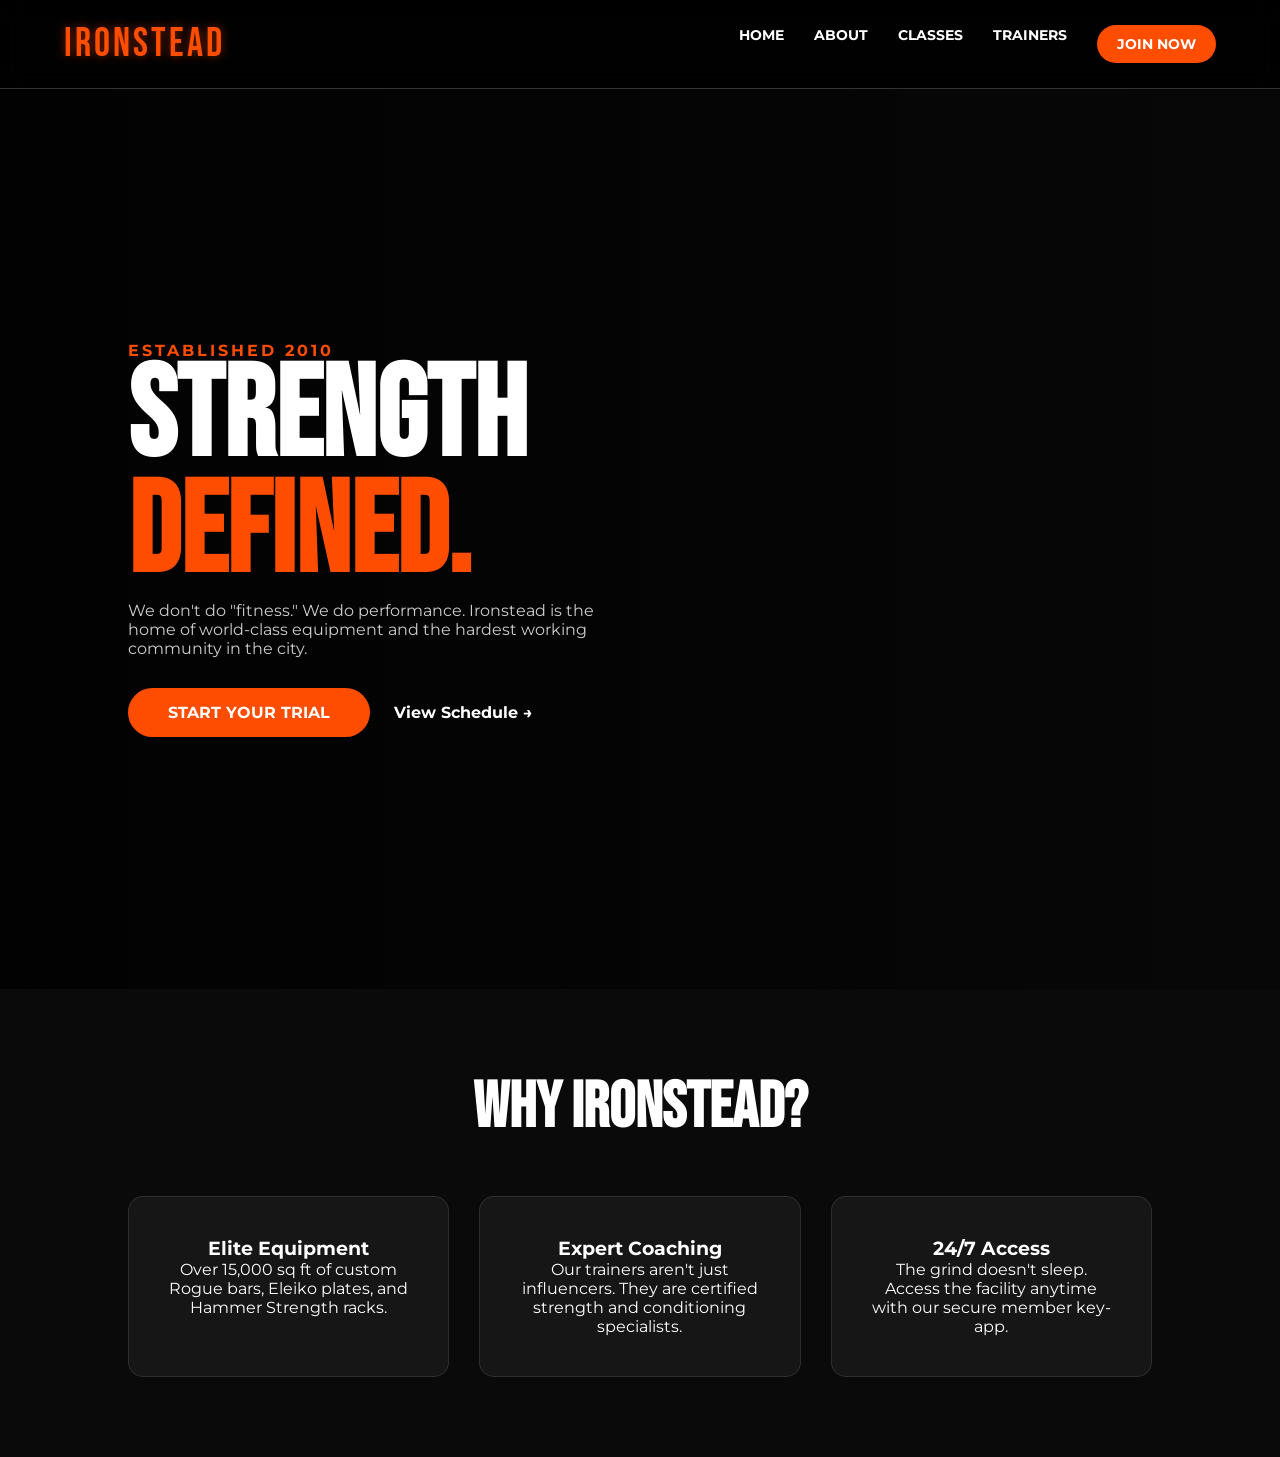
<file: index.html>
<!DOCTYPE html>
<html lang="en">
<head>
    <meta charset="UTF-8">
    <meta name="viewport" content="width=device-width, initial-scale=1.0">
    <title>Ironstead Gym | Elite Strength</title>
    <link rel="stylesheet" href="style.css">
</head>
<body>

    <nav>
        <div class="logo">IRONSTEAD</div>
        <ul>
            <li><a href="index.html">Home</a></li>
            <li><a href="about.html">About</a></li>
            <li><a href="classes.html">Classes</a></li>
            <li><a href="trainers.html">Trainers</a></li>
            <li><a href="contact.html" class="btn" style="padding: 10px 20px;">Join Now</a></li>
        </ul>
    </nav>

    <header class="hero">
        <p style="color: var(--primary); font-weight: bold; letter-spacing: 3px;">ESTABLISHED 2010</p>
        <h1>STRENGTH<br><span>DEFINED.</span></h1>
        <p style="max-width: 500px; margin-bottom: 30px; opacity: 0.8;">We don't do "fitness." We do performance. Ironstead is the home of world-class equipment and the hardest working community in the city.</p>
        <div>
            <a href="contact.html" class="btn">Start Your Trial</a>
            <a href="classes.html" style="color: white; margin-left: 20px; text-decoration: none; font-weight: bold;">View Schedule →</a>
        </div>
    </header>

    <section class="container">
        <h2 class="section-title">Why Ironstead?</h2>
        <div class="grid">
            <div class="card">
                <h3>Elite Equipment</h3>
                <p>Over 15,000 sq ft of custom Rogue bars, Eleiko plates, and Hammer Strength racks.</p>
            </div>
            <div class="card">
                <h3>Expert Coaching</h3>
                <p>Our trainers aren't just influencers. They are certified strength and conditioning specialists.</p>
            </div>
            <div class="card">
                <h3>24/7 Access</h3>
                <p>The grind doesn't sleep. Access the facility anytime with our secure member key-app.</p>
            </div>
        </div>
    </section>

</body>
</html>
</file>
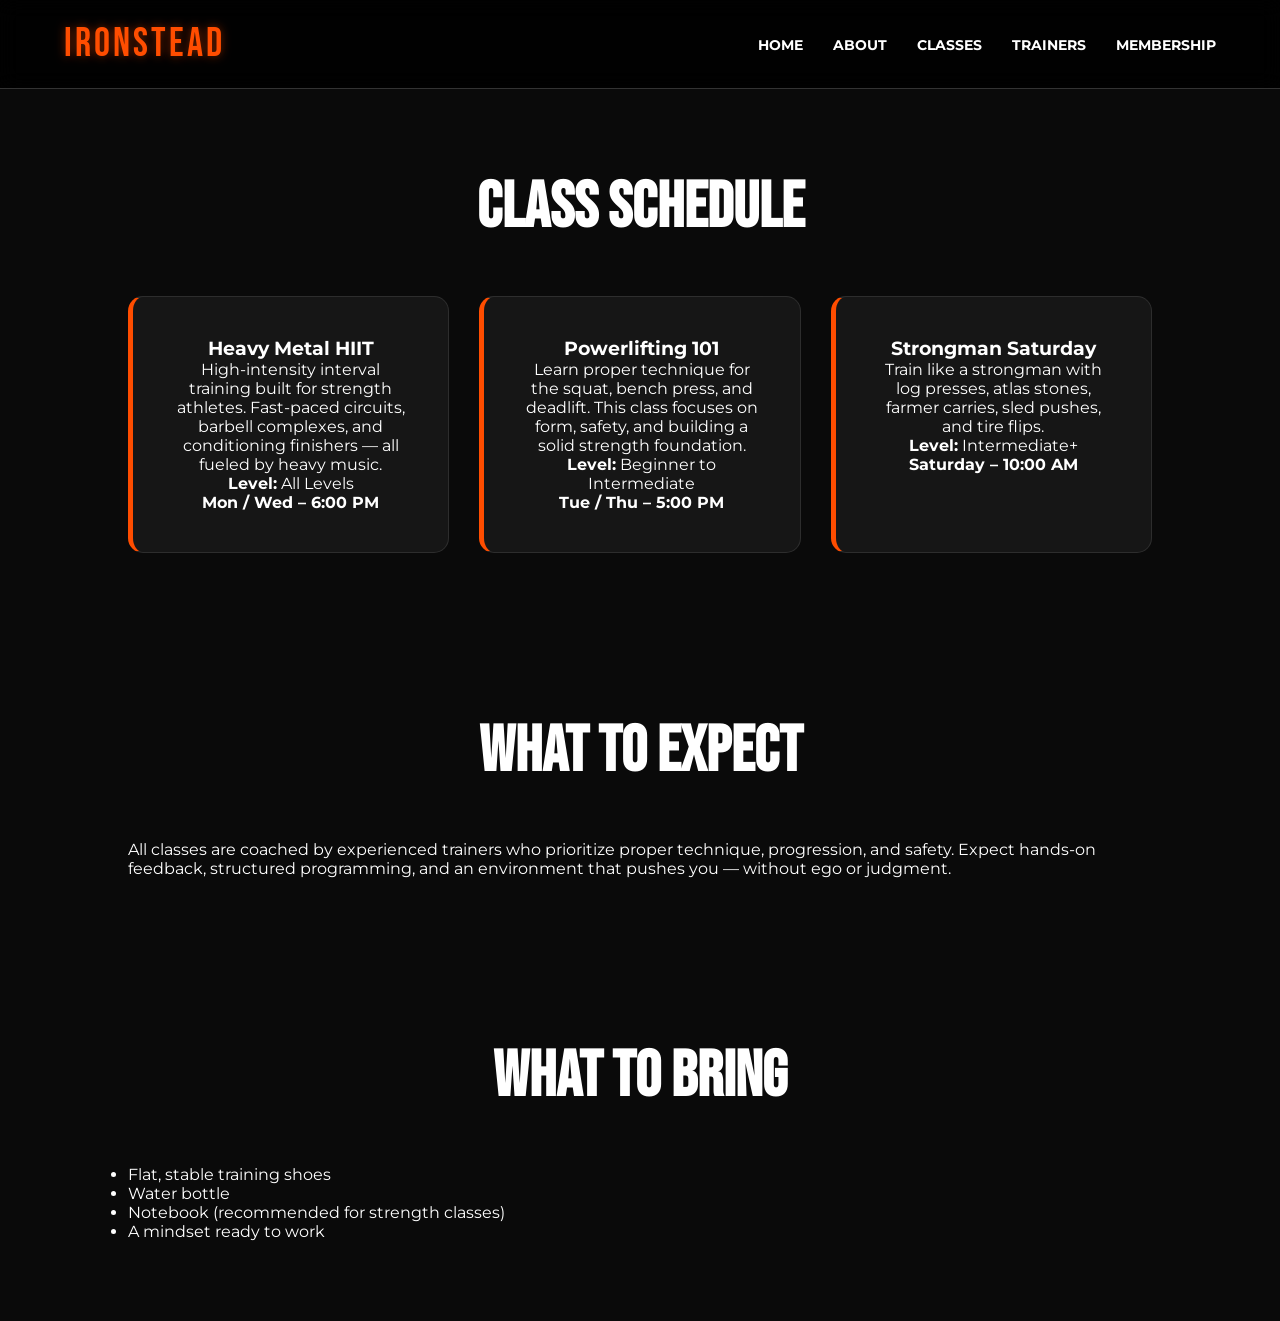
<file: classes.html>
<!DOCTYPE html>
<html lang="en">
<head>
  <title>Classes | Ironstead</title>
  <link rel="stylesheet" href="style.css">
</head>
<body>

<nav>
  <div class="logo">IRONSTEAD</div>
  <ul>
    <li><a href="index.html">Home</a></li>
    <li><a href="about.html">About</a></li>
    <li><a href="classes.html">Classes</a></li>
    <li><a href="trainers.html">Trainers</a></li>
    <li><a href="contact.html">Membership</a></li>
  </ul>
</nav>

<section class="container">
  <h2 class="section-title">Class <span>Schedule</span></h2>

  <div class="grid">

    <div class="card" style="border-left: 5px solid var(--primary);">
      <h3>Heavy Metal HIIT</h3>
      <p>
        High-intensity interval training built for strength athletes. Fast-paced circuits,
        barbell complexes, and conditioning finishers — all fueled by heavy music.
      </p>
      <p><strong>Level:</strong> All Levels</p>
      <p><strong>Mon / Wed – 6:00 PM</strong></p>
    </div>

    <div class="card" style="border-left: 5px solid var(--primary);">
      <h3>Powerlifting 101</h3>
      <p>
        Learn proper technique for the squat, bench press, and deadlift. This class focuses
        on form, safety, and building a solid strength foundation.
      </p>
      <p><strong>Level:</strong> Beginner to Intermediate</p>
      <p><strong>Tue / Thu – 5:00 PM</strong></p>
    </div>

    <div class="card" style="border-left: 5px solid var(--primary);">
      <h3>Strongman Saturday</h3>
      <p>
        Train like a strongman with log presses, atlas stones, farmer carries,
        sled pushes, and tire flips.
      </p>
      <p><strong>Level:</strong> Intermediate+</p>
      <p><strong>Saturday – 10:00 AM</strong></p>
    </div>

  </div>
</section>

<section class="container">
  <h2 class="section-title">What to <span>Expect</span></h2>
  <p>
    All classes are coached by experienced trainers who prioritize proper technique,
    progression, and safety. Expect hands-on feedback, structured programming,
    and an environment that pushes you — without ego or judgment.
  </p>
</section>

<section class="container">
  <h2 class="section-title">What to <span>Bring</span></h2>
  <ul>
    <li>Flat, stable training shoes</li>
    <li>Water bottle</li>
    <li>Notebook (recommended for strength classes)</li>
    <li>A mindset ready to work</li>
  </ul>
</section>

</body>
</html>
</file>
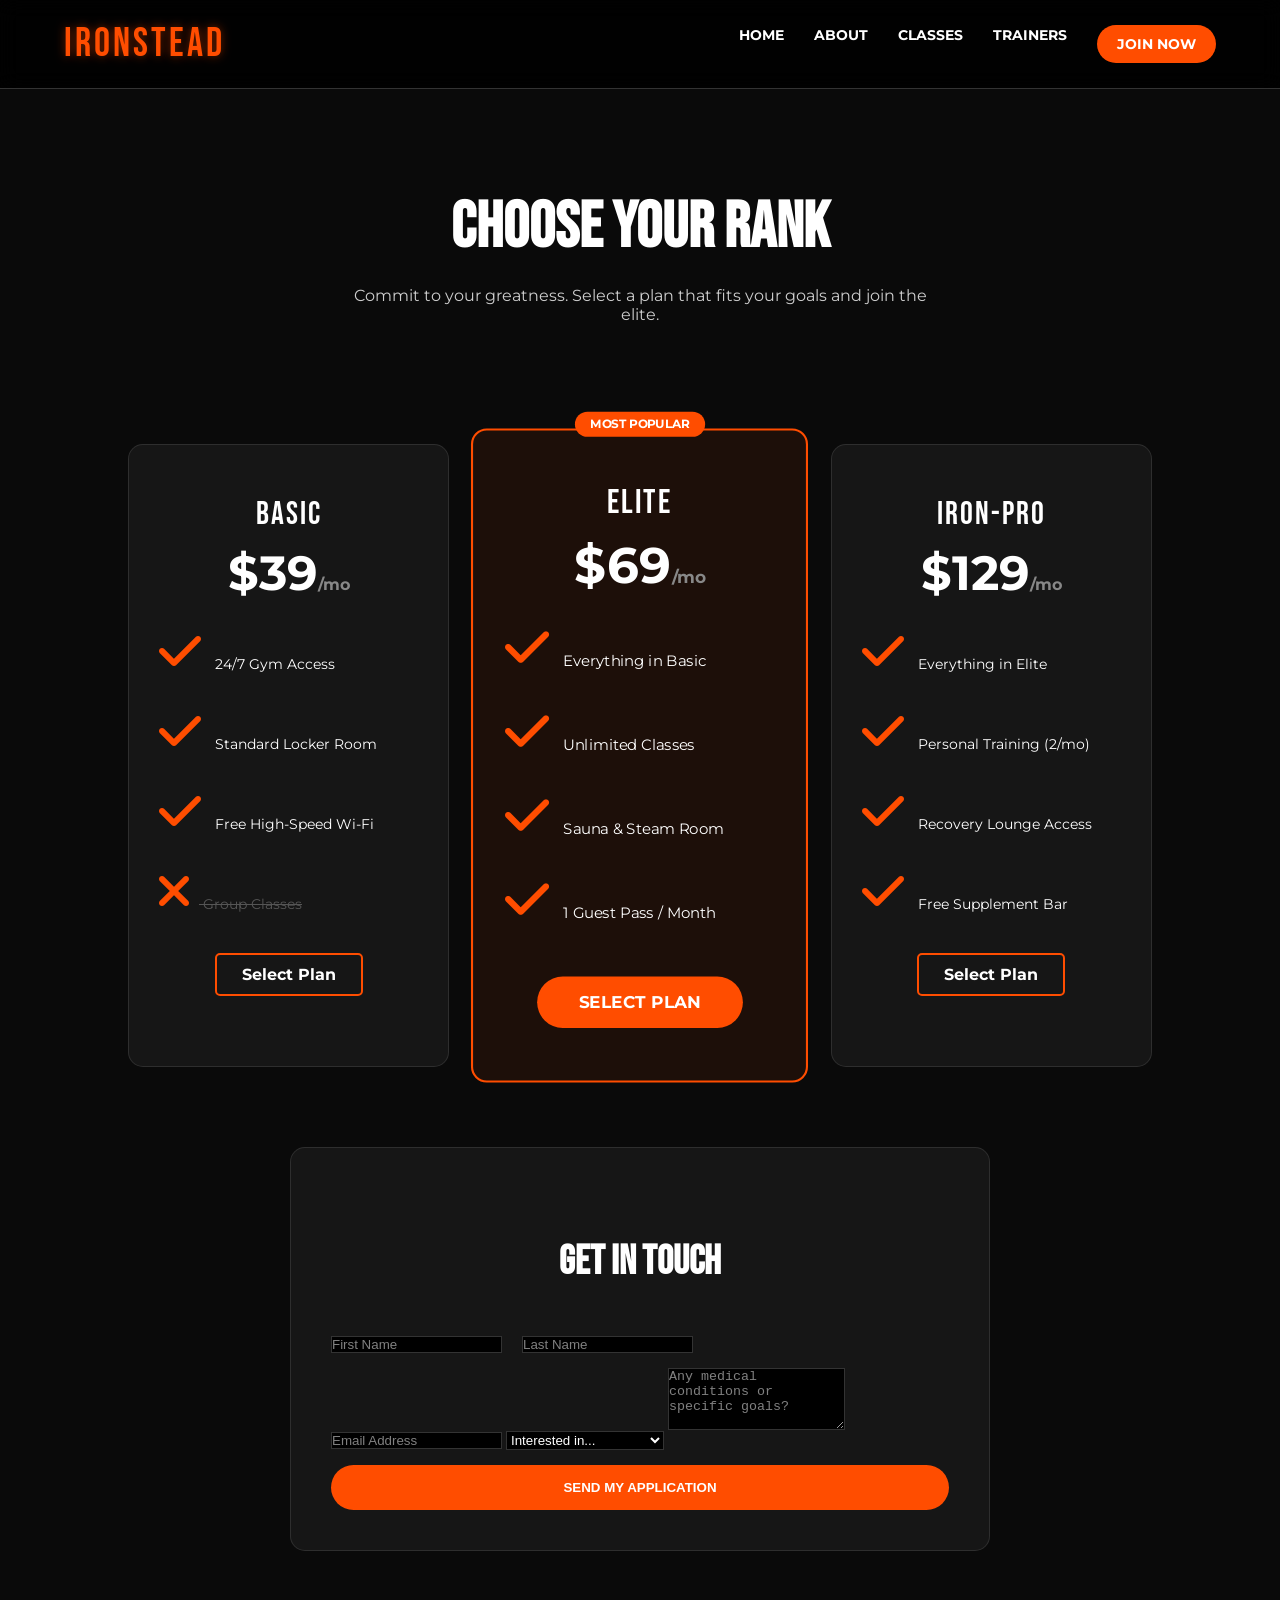
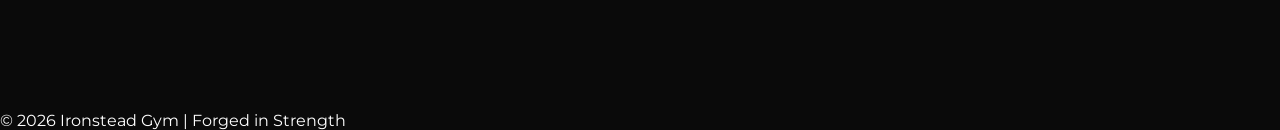
<file: contact.html>
<!DOCTYPE html>
<html lang="en">
<head>
    <meta charset="UTF-8">
    <meta name="viewport" content="width=device-width, initial-scale=1.0">
    <title>Membership | Ironstead Gym</title>
    <link rel="stylesheet" href="style.css">
    <link rel="stylesheet" href="https://cdnjs.cloudflare.com/ajax/libs/font-awesome/6.0.0/css/all.min.css">
    <style>
        .pro-form input,
        .pro-form select,
        .pro-form textarea {
            color: #ffffff !important;
        }

        .pro-form input::placeholder,
        .pro-form textarea::placeholder {
            color: rgba(255, 255, 255, 0.5) !important;
        }

        .pro-form select option {
            color: #111111;
            background-color: #222222;
        }

        .pricing-card.featured {
            overflow: visible !important;
            position: relative;
        }

        .pricing-card.featured .badge {
            position: absolute;
            top: -18px;
            left: 50%;
            transform: translateX(-50%);
            white-space: nowrap;
        }

        #thankYouModal {
            display: none;
            position: fixed;
            top: 50%;
            left: 50%;
            transform: translate(-50%, -50%);
            background: #1a1a1a;
            border: 1px solid #c8a96e;
            border-radius: 10px;
            padding: 40px;
            max-width: 420px;
            width: 90%;
            text-align: center;
            z-index: 9999;
            color: #ffffff;
        }
    </style>
</head>
<body>

    <nav>
        <div class="logo">IRONSTEAD</div>
        <ul>
            <li><a href="index.html">Home</a></li>
            <li><a href="about.html">About</a></li>
            <li><a href="classes.html">Classes</a></li>
            <li><a href="trainers.html">Trainers</a></li>
            <li><a href="contact.html" class="btn" style="padding: 10px 20px;">Join Now</a></li>
        </ul>
    </nav>

    <header class="membership-hero">
        <h2 class="section-title">CHOOSE YOUR <span>RANK</span></h2>
        <p style="text-align:center; max-width: 600px; margin: -30px auto 40px auto; opacity: 0.8;">
            Commit to your greatness. Select a plan that fits your goals and join the elite.
        </p>
    </header>

    <section class="container">
        <div class="grid">
            <div class="card pricing-card">
                <div class="plan-name">BASIC</div>
                <div class="price">$39<span>/mo</span></div>
                <ul class="features">
                    <li><i class="fas fa-check"></i> 24/7 Gym Access</li>
                    <li><i class="fas fa-check"></i> Standard Locker Room</li>
                    <li><i class="fas fa-check"></i> Free High-Speed Wi-Fi</li>
                    <li class="disabled"><i class="fas fa-times"></i> Group Classes</li>
                </ul>
                <a href="#join-form" class="btn-outline" onclick="selectPlan('Basic Membership')">Select Plan</a>
            </div>

            <div class="card pricing-card featured">
                <div class="badge">MOST POPULAR</div>
                <div class="plan-name">ELITE</div>
                <div class="price">$69<span>/mo</span></div>
                <ul class="features">
                    <li><i class="fas fa-check"></i> Everything in Basic</li>
                    <li><i class="fas fa-check"></i> Unlimited Classes</li>
                    <li><i class="fas fa-check"></i> Sauna & Steam Room</li>
                    <li><i class="fas fa-check"></i> 1 Guest Pass / Month</li>
                </ul>
                <a href="#join-form" class="btn" onclick="selectPlan('Elite Membership')">Select Plan</a>
            </div>

            <div class="card pricing-card">
                <div class="plan-name">IRON-PRO</div>
                <div class="price">$129<span>/mo</span></div>
                <ul class="features">
                    <li><i class="fas fa-check"></i> Everything in Elite</li>
                    <li><i class="fas fa-check"></i> Personal Training (2/mo)</li>
                    <li><i class="fas fa-check"></i> Recovery Lounge Access</li>
                    <li><i class="fas fa-check"></i> Free Supplement Bar</li>
                </ul>
                <a href="#join-form" class="btn-outline" onclick="selectPlan('Iron-Pro Membership')">Select Plan</a>
            </div>
        </div>

        <div id="join-form" class="form-container">
            <h2 class="section-title" style="font-size: 2.5rem; margin-top: 50px;">GET IN <span>TOUCH</span></h2>
            <form class="pro-form">
                <div style="display: flex; gap: 20px;">
                    <input type="text" placeholder="First Name" required>
                    <input type="text" placeholder="Last Name" required>
                </div>
                <input type="email" placeholder="Email Address" required>
                <select>
                    <option value="" disabled selected>Interested in...</option>
                    <option>Basic Membership</option>
                    <option>Elite Membership</option>
                    <option>Iron-Pro Membership</option>
                    <option>Personal Training Only</option>
                </select>
                <textarea rows="4" placeholder="Any medical conditions or specific goals?"></textarea>
                <button type="submit" class="btn" style="width: 100%;">SEND MY APPLICATION</button>
            </form>
        </div>
    </section>

    <footer>&copy; 2026 Ironstead Gym | Forged in Strength</footer>

    <div id="thankYouModal">
        <h3>Thank You for Your Application!</h3>
        <p>We have received your application and will be in touch shortly with details on secure payment to activate your membership.</p>
        <br>
        <button class="btn" onclick="document.getElementById('thankYouModal').style.display = 'none'">Close</button>
    </div>

    <script>
        function selectPlan(planName) {
            const select = document.querySelector('.pro-form select');
            for (let i = 0; i < select.options.length; i++) {
                if (select.options[i].text === planName) {
                    select.selectedIndex = i;
                }
            }
        }

        document.querySelector('.pro-form').addEventListener('submit', function(e) {
            e.preventDefault();
            document.getElementById('thankYouModal').style.display = 'block';
        });
    </script>

</body>
</html>
</file>
<file: style.css>
@import url('https://fonts.googleapis.com/css2?family=Bebas+Neue&family=Montserrat:wght@300;400;700&display=swap');

:root {
    --primary: #ff4d00; 
    --dark-bg: #0a0a0a;
    --card-bg: rgba(255, 255, 255, 0.05);
    --text-glow: 0 0 10px rgba(255, 77, 0, 0.5);
}

* { box-sizing: border-box; margin: 0; padding: 0; }

body {
    font-family: 'Montserrat', sans-serif;
    background-color: var(--dark-bg);
    color: #fff;
    overflow-x: hidden;
}

/* Navigation Overhaul */
nav {
    background: rgba(0, 0, 0, 0.9);
    padding: 20px 5%;
    display: flex;
    justify-content: space-between;
    align-items: center;
    backdrop-filter: blur(10px);
    border-bottom: 1px solid #333;
    position: sticky;
    top: 0;
    z-index: 1000;
}

.logo {
    font-family: 'Bebas Neue', cursive;
    font-size: 2.5rem;
    color: var(--primary);
    letter-spacing: 3px;
    text-shadow: var(--text-glow);
}

nav ul { display: flex; list-style: none; }
nav ul li { margin-left: 30px; }
nav ul li a {
    text-decoration: none;
    color: #fff;
    font-weight: 700;
    text-transform: uppercase;
    font-size: 0.9rem;
    transition: 0.3s;
}

nav ul li a:hover { color: var(--primary); }

/* Animated Hero Section */
.hero {
    height: 100vh;
    background: linear-gradient(to right, rgba(0,0,0,0.8), rgba(0,0,0,0.3)), 
                url('https://images.unsplash.com/photo-1540497077202-7c8a3999166f?q=80&w=2070&auto=format&fit=crop');
    background-size: cover;
    background-position: center;
    display: flex;
    flex-direction: column;
    justify-content: center;
    padding-left: 10%;
}

.hero h1 {
    font-family: 'Bebas Neue', cursive;
    font-size: 8rem;
    line-height: 0.9;
    margin-bottom: 10px;
    animation: fadeInUp 1s ease;
}

.hero span { color: var(--primary); }

/* Interactive Cards */
.container { padding: 80px 10%; }

.section-title {
    font-family: 'Bebas Neue', cursive;
    font-size: 4rem;
    text-align: center;
    margin-bottom: 50px;
}

.grid {
    display: grid;
    grid-template-columns: repeat(auto-fit, minmax(300px, 1fr));
    gap: 30px;
}

.card {
    background: var(--card-bg);
    border: 1px solid rgba(255,255,255,0.1);
    padding: 40px;
    border-radius: 15px;
    text-align: center;
    transition: all 0.4s cubic-bezier(0.175, 0.885, 0.32, 1.275);
    position: relative;
    overflow: hidden;
}

.card:hover {
    transform: translateY(-15px);
    background: rgba(255, 77, 0, 0.1);
    border-color: var(--primary);
    box-shadow: 0 10px 30px rgba(0,0,0,0.5);
}

.card i { font-size: 3rem; color: var(--primary); margin-bottom: 20px; }

/* Buttons */
.btn {
    padding: 15px 40px;
    background: var(--primary);
    color: white;
    text-decoration: none;
    font-weight: bold;
    border-radius: 50px;
    display: inline-block;
    transition: 0.3s;
    border: none;
    cursor: pointer;
    text-transform: uppercase;
}

.btn:hover {
    box-shadow: 0 0 20px var(--primary);
    transform: scale(1.05);
}

/* Animations */
@keyframes fadeInUp {
    from { opacity: 0; transform: translateY(50px); }
    to { opacity: 1; transform: translateY(0); }
}
/* Membership Page Specific Styles */
.membership-hero {
    padding-top: 100px;
    background: linear-gradient(rgba(10,10,10,0.8), rgba(10,10,10,0.8)), 
                url('https://images.unsplash.com/photo-1593079831268-3381b0db4a77?q=80&w=2069&auto=format&fit=crop');
    background-size: cover;
    background-position: center;
}

.pricing-card {
    position: relative;
    padding: 50px 30px;
}

.pricing-card.featured {
    border: 2px solid var(--primary);
    transform: scale(1.05);
    background: rgba(255, 77, 0, 0.08);
}

.badge {
    position: absolute;
    top: 0;
    left: 50%;
    transform: translate(-50%, -50%);
    background: var(--primary);
    padding: 5px 15px;
    font-size: 0.7rem;
    font-weight: bold;
    border-radius: 20px;
}

.plan-name {
    font-family: 'Bebas Neue';
    font-size: 2rem;
    letter-spacing: 2px;
    margin-bottom: 10px;
}

.price {
    font-size: 3rem;
    font-weight: bold;
    margin-bottom: 25px;
}

.price span { font-size: 1rem; color: #888; }

.features {
    list-style: none;
    text-align: left;
    margin-bottom: 30px;
}

.features li {
    margin-bottom: 12px;
    font-size: 0.9rem;
}

.features i { color: var(--primary); margin-right: 10px; }
.features .disabled { color: #555; text-decoration: line-through; }

.btn-outline {
    border: 2px solid var(--primary);
    color: white;
    padding: 10px 25px;
    text-decoration: none;
    font-weight: bold;
    border-radius: 5px;
    transition: 0.3s;
}

.btn-outline:hover {
    background: var(--primary);
}

/* Form Styling */
.form-container {
    max-width: 700px;
    margin: 80px auto;
    background: var(--card-bg);
    padding: 40px;
    border-radius: 15px;
    border: 1px solid rgba(255,255,255,0.1);
}

.pro-form input, .pro-form select, .pro-form textarea {
    background: #000;
    border: 1px solid #333;
    margin-bottom: 15px;
}
/* Contact Section Spicing */
.contact-wrapper {
    display: grid;
    grid-template-columns: 1fr 1fr;
    gap: 50px;
    background: rgba(255, 255, 255, 0.03);
    padding: 60px;
    border-radius: 20px;
    border: 1px solid rgba(255, 77, 0, 0.2);
    margin-top: 50px;
    align-items: center;
}

.bebas-font { font-family: 'Bebas Neue'; font-size: 3.5rem; line-height: 1; margin-bottom: 20px; }
.orange { color: var(--primary); }

.info-item {
    display: flex;
    align-items: center;
    gap: 20px;
    margin-top: 30px;
}

.info-item i {
    font-size: 1.5rem;
    color: var(--primary);
    background: rgba(255, 77, 0, 0.1);
    padding: 15px;
    border-radius: 50%;
}

.info-item h4 { margin: 0; color: var(--primary); font-size: 0.9rem; letter-spacing: 1px; }

.form-card {
    background: #111;
    padding: 40px;
    border-radius: 15px;
    box-shadow: 0 20px 40px rgba(0,0,0,0.5);
    border-bottom: 4px solid var(--primary);
}

.input-group { display: flex; gap: 15px; }

.glow-button {
    letter-spacing: 2px;
    font-size: 1rem;
    box-shadow: 0 0 10px rgba(255, 77, 0, 0.2);
}

.glow-button:hover {
    box-shadow: 0 0 25px rgba(255, 77, 0, 0.6);
    background: #ff6a00;
}

/* Mobile Responsive */
@media (max-width: 768px) {
    .contact-wrapper { grid-template-columns: 1fr; padding: 30px; }
}
/* Trainer Page Enhancements */
.trainer-card {
    overflow: hidden;
    padding: 0 0 25px 0; /* Adjust padding to make image flush */
}

.trainer-img-container {
    width: 100%;
    height: 300px;
    overflow: hidden;
}

.trainer-img-container img {
    width: 100%;
    height: 100%;
    object-fit: cover; /* This prevents the image from looking squashed */
    transition: transform 0.5s ease;
}

.trainer-card:hover .trainer-img-container img {
    transform: scale(1.1); /* Subtle zoom when you hover over the card */
}

.social-icons {
    margin-top: 15px;
    font-size: 1.2rem;
    color: var(--primary);
    display: flex;
    justify-content: center;
    gap: 15px;
    cursor: pointer;
}

.social-icons i:hover {
    color: white;
    transform: translateY(-3px);
    transition: 0.3s;
}
</file>
